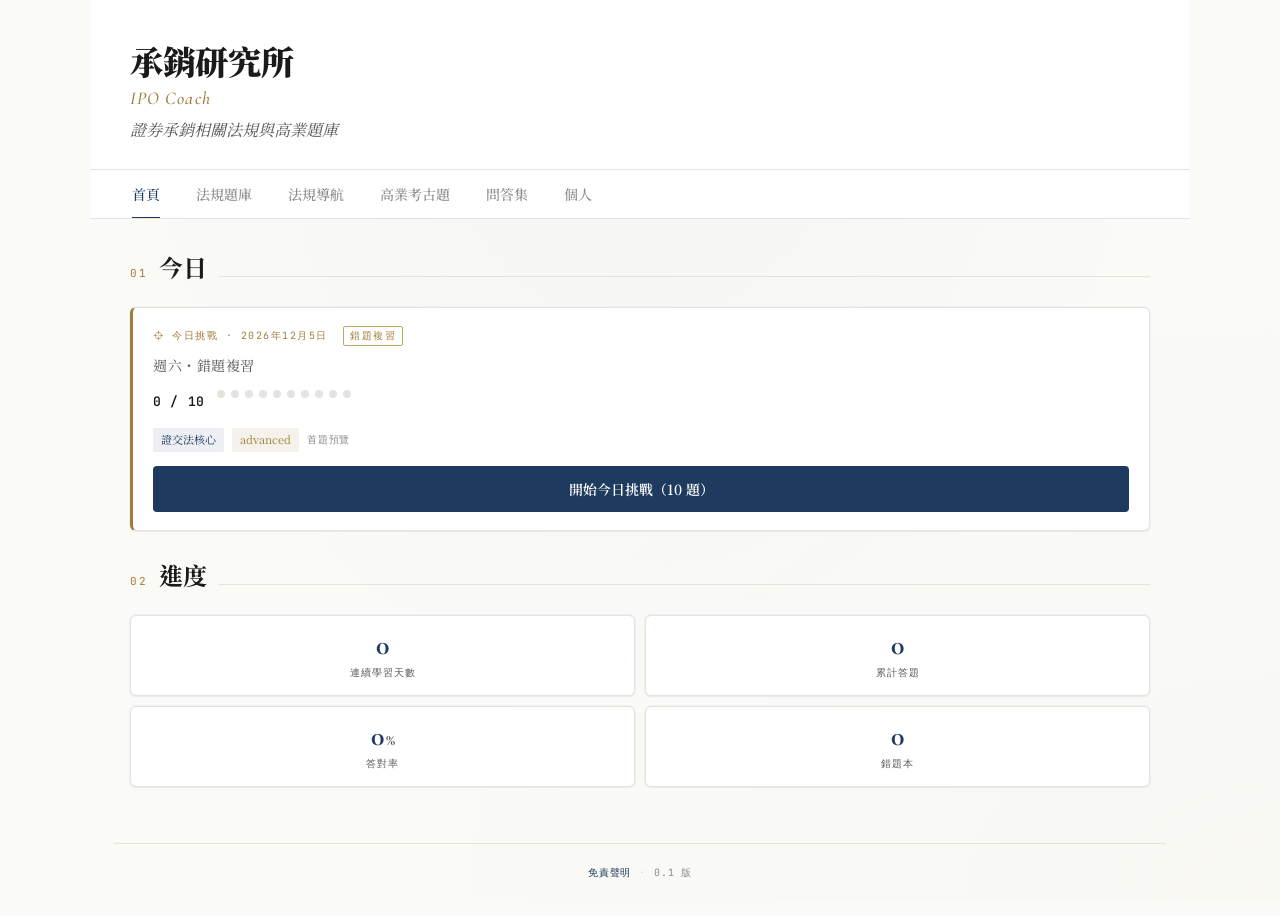
<file: index.html>
<!DOCTYPE html>
<html lang="zh-TW">
<head>
<meta charset="UTF-8">
<meta name="viewport" content="width=device-width, initial-scale=1.0">
<title>承銷研究所 · IPO Coach</title>
<meta name="description" content="承銷研究所（IPO Coach）：證券承銷相關法規與高業題庫、問答集整合搜尋、法規導航。">
<meta name="theme-color" content="#1e3a5f">
<link rel="manifest" href="manifest.json">
<link rel="icon" type="image/svg+xml" href="assets/icon.svg">
<link rel="apple-touch-icon" href="assets/icon.svg">
<link rel="preconnect" href="https://fonts.googleapis.com">
<link rel="preconnect" href="https://fonts.gstatic.com" crossorigin>
<link href="https://fonts.googleapis.com/css2?family=Noto+Serif+TC:wght@400;500;700;900&family=JetBrains+Mono:wght@400;600&family=Cormorant+Garamond:wght@400;500;700&display=swap" rel="stylesheet">
<link rel="stylesheet" href="assets/style.css?v=20260505b">
</head>
<body>

<div class="app">

  <header>
    <h1 class="title">承銷研究所</h1>
    <div class="brand-wordmark">IPO Coach</div>
    <div class="subtitle">證券承銷相關法規與高業題庫</div>
  </header>

  <nav class="tabs" id="topTabs">
    <button class="tab active" data-page="home">首頁</button>
    <button class="tab" data-page="quiz">法規題庫</button>
    <button class="tab" data-page="laws">法規導航</button>
    <button class="tab" data-page="exam">高業考古題</button>
    <button class="tab" data-page="qa">問答集</button>
    <button class="tab" data-page="profile">個人</button>
  </nav>

  <!-- ===== Home（今日挑戰 + 進度 + 入口）===== -->
  <main class="page active" id="page-home">
    <div class="section-head">
      <span class="section-num">01</span>
      <span class="section-title">今日</span>
      <span class="section-line"></span>
    </div>

    <div id="dailyChallenge">
      <div class="loading"><div class="spinner"></div><div>準備今日挑戰⋯</div></div>
    </div>

    <div class="section-head" style="margin-top: 28px;">
      <span class="section-num">02</span>
      <span class="section-title">進度</span>
      <span class="section-line"></span>
    </div>
    <div id="progressArea"></div>

  </main>

  <!-- ===== Quiz（法規題庫：200 題單一池）===== -->
  <main class="page" id="page-quiz">
    <div class="section-head">
      <span class="section-num">題</span>
      <span class="section-title">法規題庫</span>
      <span class="section-line"></span>
    </div>
    <div id="quizArea">
      <div class="loading"><div class="spinner"></div><div>載入法規題庫中⋯</div></div>
    </div>
  </main>

  <!-- ===== 高業考古題（證券商高級業務員歷屆試題）===== -->
  <main class="page" id="page-exam">
    <div class="section-head">
      <span class="section-num">考</span>
      <span class="section-title">高業考古題</span>
      <span class="section-line"></span>
    </div>

    <div class="sync-banner" id="examSyncBanner">
      <div class="label">⌖ 證券商高級業務員 歷屆試題</div>
      <div class="info" id="examSyncInfo">載入中⋯</div>
    </div>

    <div id="examArea">
      <div class="loading"><div class="spinner"></div><div>載入高業考古題中⋯</div></div>
    </div>
  </main>

  <main class="page" id="page-qa">
    <div class="section-head">
      <span class="section-num">問</span>
      <span class="section-title">問答集</span>
      <span class="section-line"></span>
    </div>

    <div class="sync-banner" id="qaSyncBanner">
      <div class="label">⌖ 證期局問答集索引</div>
      <div class="info" id="qaSyncInfo">載入中⋯</div>
    </div>

    <input type="text" class="search-box" id="qaSearchInput"
           placeholder="跨類關鍵字搜尋（如「庫藏股」、「私募」）⋯"
           autocomplete="off" autocapitalize="off" autocorrect="off" spellcheck="false">

    <div class="stats-line" id="qaStatsLine"></div>

    <div id="qaArea">
      <div class="loading">
        <div class="spinner"></div>
        <div>載入問答集中⋯</div>
      </div>
    </div>
  </main>

  <!-- ===== 法規導航 ===== -->
  <main class="page" id="page-laws">
    <div class="section-head">
      <span class="section-num">規</span>
      <span class="section-title">法規導航</span>
      <span class="section-line"></span>
    </div>

    <div class="sync-banner" id="syncBanner">
      <div class="label">⌖ 法規導航索引</div>
      <div class="info" id="syncInfo">載入中⋯</div>
    </div>

    <input type="text" class="search-box" id="searchInput"
           placeholder='輸入法規名稱、縮寫，或「證交法 22」格式智慧查詢⋯'
           autocomplete="off" autocapitalize="off" autocorrect="off" spellcheck="false">

    <div id="smartHit"></div>

    <div class="chips" id="lawChips"></div>

    <div class="stats-line" id="statsLine"></div>

    <div id="lookupArea">
      <div class="loading">
        <div class="spinner"></div>
        <div>載入法規資料中⋯</div>
      </div>
    </div>
  </main>

  <!-- ===== 個人儀表板（PRD §9.5）===== -->
  <main class="page" id="page-profile">
    <div class="section-head">
      <span class="section-num">P</span>
      <span class="section-title">個人</span>
      <span class="section-line"></span>
    </div>
    <div class="profile-eyebrow">Personal Profile</div>

    <!-- 區塊一：連續精進天數 -->
    <section class="profile-block streak-block" id="streakBlock"></section>

    <!-- 區塊二：熟練度雷達圖 -->
    <section class="profile-block mastery-block">
      <div class="profile-block-title">熟練度分析 <span class="profile-block-sub">Proficiency</span></div>
      <div id="masteryArea"></div>
    </section>

    <!-- 區塊三：成就徽章 -->
    <section class="profile-block badges-block">
      <div class="profile-block-title">徽章 <span class="profile-block-sub">Insignia</span></div>
      <div id="badgesArea"></div>
    </section>
  </main>

  <footer class="site-footer">
    <button class="footer-link" id="openDisclaimer" type="button">免責聲明</button>
    <span class="footer-sep">·</span>
    <span class="footer-version" id="footerVersion">v0.1</span>
  </footer>

  <nav class="bottom-nav">
    <button class="nav-btn active" data-page="home">
      <span class="nav-icon">⌂</span><span>首頁</span>
    </button>
    <button class="nav-btn" data-page="quiz">
      <span class="nav-icon">題</span><span>題庫</span>
    </button>
    <button class="nav-btn" data-page="laws">
      <span class="nav-icon">法</span><span>法規</span>
    </button>
    <button class="nav-btn" data-page="exam">
      <span class="nav-icon">考</span><span>考古題</span>
    </button>
    <button class="nav-btn" data-page="qa">
      <span class="nav-icon">問</span><span>問答</span>
    </button>
    <button class="nav-btn" data-page="profile">
      <span class="nav-icon">P</span><span>個人</span>
    </button>
  </nav>

  <!-- 徽章解鎖通知條（PRD §9.5.2 區塊三：不彈窗，僅小通知） -->
  <div class="badge-toast" id="badgeToast" aria-live="polite" hidden></div>

  <!-- ===== 免責聲明 modal ===== -->
  <div class="modal" id="disclaimerModal" aria-hidden="true">
    <div class="modal-inner" role="dialog" aria-labelledby="disclaimerTitle">
      <div class="modal-head">
        <h2 id="disclaimerTitle" class="modal-title">免責聲明</h2>
        <button class="modal-close" id="closeDisclaimer" aria-label="關閉">×</button>
      </div>
      <div class="modal-body">
        <p>本工具為非官方學習輔助工具，內容彙整自下列公開資料源：</p>
        <ul>
          <li>法務部全國法規資料庫</li>
          <li>金融監督管理委員會證券期貨局</li>
          <li>中華民國證券商業同業公會</li>
          <li>臺灣證券交易所、證券櫃檯買賣中心</li>
          <li>證券暨期貨市場發展基金會（selaw）</li>
        </ul>
        <p>法令引用以主管機關正式公告為準。本工具不對其資訊之即時性、準確性、完整性負法律責任。實務應用請洽合格法律或會計師。</p>
      </div>
    </div>
  </div>

</div>

<script src="assets/app.js?v=20260505b" defer></script>

<!--
  Cloudflare Web Analytics（PRD §16 / docs/monitoring.md）
  ------------------------------------------------------
  上線後請依下列步驟啟用：
    1. dash.cloudflare.com → Web Analytics → Add a site → 輸入網址
    2. 取得 token，把下方 REPLACE_WITH_YOUR_TOKEN 換成實際值
    3. 反註解整個 <script> 標籤
  注意：不要使用 Google Analytics（PRD §13.3）。
-->
<!--
<script defer src='https://static.cloudflareinsights.com/beacon.min.js'
        data-cf-beacon='{"token": "REPLACE_WITH_YOUR_TOKEN"}'></script>
-->
</body>
</html>
</file>
<file: assets/style.css>
:root {
  /* === Light theme: 現代金融專業白 === */
  --bg: #fafaf7;
  --bg-soft: #f4f2ec;
  --bg-card: #ffffff;
  --line: #e5e3dd;
  --line-strong: #d4d1c8;
  --ink: #1a1a1a;
  --ink-soft: #5a5a5a;
  --ink-dim: #8a8a8a;
  --primary: #1e3a5f;
  --primary-soft: #3b5a82;
  --gold: #a07d3a;
  --gold-soft: #c5a565;
  --crimson: #a73a3a;
  --jade: #2d7a4f;
  --shadow-sm: 0 1px 2px rgba(30, 58, 95, 0.04), 0 0 0 1px rgba(30, 58, 95, 0.04);
  --shadow-md: 0 4px 12px rgba(30, 58, 95, 0.06), 0 0 0 1px rgba(30, 58, 95, 0.04);
  --serif: "Noto Serif TC", "Cormorant Garamond", serif;
  --display: "Cormorant Garamond", "Noto Serif TC", serif;
  --mono: "JetBrains Mono", monospace;
}

* { box-sizing: border-box; margin: 0; padding: 0; -webkit-tap-highlight-color: transparent; }

html, body {
  background: var(--bg);
  color: var(--ink);
  font-family: var(--serif);
  font-size: 16px;
  line-height: 1.6;
  overflow-x: hidden;
  min-height: 100vh;
}

body {
  background-image:
    radial-gradient(ellipse at top, rgba(30, 58, 95, 0.025) 0%, transparent 60%),
    radial-gradient(ellipse at bottom right, rgba(160, 125, 58, 0.02) 0%, transparent 50%);
  background-attachment: fixed;
}

.app {
  max-width: 480px;
  margin: 0 auto;
  min-height: 100vh;
  position: relative;
  z-index: 2;
  padding-bottom: 110px;
}

/* ===== Header ===== */
header {
  padding: 28px 24px 20px;
  border-bottom: 1px solid var(--line);
  background: var(--bg-card);
}

h1.title {
  font-family: var(--serif);
  font-size: 30px;
  font-weight: 900;
  line-height: 1.15;
  letter-spacing: -0.01em;
  margin-top: 6px;
}

h1.title .accent {
  color: var(--primary);
  font-style: italic;
  font-family: var(--display);
  font-weight: 500;
}

.brand-wordmark {
  font-family: var(--display);
  font-style: italic;
  color: var(--gold);
  font-size: 18px;
  font-weight: 500;
  letter-spacing: 0.06em;
  margin-top: 4px;
}

.subtitle {
  font-family: var(--display);
  font-style: italic;
  color: var(--ink-soft);
  font-size: 16px;
  margin-top: 6px;
}

/* ===== Tab nav ===== */
nav.tabs {
  display: flex;
  overflow-x: auto;
  border-bottom: 1px solid var(--line);
  scrollbar-width: none;
  background: var(--bg-card);
  position: sticky;
  top: 0;
  z-index: 50;
}

nav.tabs::-webkit-scrollbar { display: none; }

.tab {
  flex: 0 0 auto;
  padding: 14px 18px;
  font-family: var(--serif);
  font-size: 14px;
  font-weight: 500;
  color: var(--ink-dim);
  border: none;
  background: transparent;
  cursor: pointer;
  position: relative;
  white-space: nowrap;
  transition: color 0.2s;
}

.tab.active { color: var(--primary); }

.tab.active::after {
  content: "";
  position: absolute;
  bottom: -1px;
  left: 18px;
  right: 18px;
  height: 2px;
  background: var(--primary);
}

.page { display: none; padding: 24px; }
.page.active { display: block; animation: fade 0.3s ease; }

@keyframes fade {
  from { opacity: 0; transform: translateY(6px); }
  to { opacity: 1; transform: translateY(0); }
}

.section-head {
  display: flex;
  align-items: baseline;
  gap: 12px;
  margin-bottom: 18px;
}

.section-num {
  font-family: var(--mono);
  font-size: 11px;
  color: var(--gold);
  letter-spacing: 0.15em;
}

.section-title {
  font-family: var(--display);
  font-size: 24px;
  font-weight: 700;
  color: var(--ink);
}

.section-line {
  flex: 1;
  height: 1px;
  background: var(--line);
}

/* ===== Sync / index status banner ===== */
.sync-banner {
  background: var(--bg-card);
  border: 1px solid var(--line);
  border-left: 3px solid var(--jade);
  border-radius: 6px;
  padding: 14px 18px;
  margin-bottom: 20px;
  font-size: 12px;
  line-height: 1.6;
  box-shadow: var(--shadow-sm);
}

.sync-banner .label {
  font-family: var(--mono);
  font-size: 10px;
  color: var(--jade);
  letter-spacing: 0.2em;
  text-transform: uppercase;
  margin-bottom: 6px;
}

.sync-banner .info { color: var(--ink-soft); font-size: 13px; }

.sync-banner .info strong {
  color: var(--ink);
  font-family: var(--mono);
  font-weight: 600;
}

/* ===== Search ===== */
.search-box {
  width: 100%;
  background: var(--bg-card);
  border: 1px solid var(--line);
  color: var(--ink);
  padding: 14px 16px;
  font-family: var(--serif);
  font-size: 15px;
  border-radius: 6px;
  margin-bottom: 14px;
  box-shadow: var(--shadow-sm);
  transition: all 0.15s;
}

.search-box:focus {
  outline: none;
  border-color: var(--primary);
  box-shadow: 0 0 0 3px rgba(30, 58, 95, 0.08);
}

/* ===== Smart-hit banner（解析「法規 條號」格式時顯示） ===== */
.smart-hit {
  background: var(--bg-card);
  border: 1px solid var(--primary);
  border-radius: 6px;
  padding: 14px 16px;
  margin-bottom: 16px;
  box-shadow: var(--shadow-md);
  display: flex;
  flex-direction: column;
  gap: 8px;
}

.smart-hit .label {
  font-family: var(--mono);
  font-size: 10px;
  color: var(--primary);
  letter-spacing: 0.2em;
  text-transform: uppercase;
}

.smart-hit .target {
  font-family: var(--serif);
  font-size: 16px;
  font-weight: 700;
  color: var(--ink);
}

.smart-hit .target .article {
  color: var(--primary);
  font-family: var(--display);
  font-weight: 700;
}

.smart-hit .target .topic {
  font-family: var(--serif);
  font-weight: 400;
  font-size: 13px;
  color: var(--ink-soft);
  margin-left: 6px;
}

.smart-hit-action {
  display: inline-flex;
  align-items: center;
  justify-content: center;
  background: var(--primary);
  color: #fff;
  padding: 10px 14px;
  border-radius: 4px;
  font-family: var(--serif);
  font-size: 13px;
  font-weight: 600;
  text-decoration: none;
  transition: background 0.15s;
}

.smart-hit-action:hover { background: var(--primary-soft); }
.smart-hit-action:active { transform: scale(0.99); }

.smart-hit .note {
  font-family: var(--mono);
  font-size: 10px;
  color: var(--ink-dim);
  letter-spacing: 0.05em;
}

/* ===== Filter chips ===== */
.chips {
  display: flex;
  gap: 6px;
  overflow-x: auto;
  padding-bottom: 4px;
  margin-bottom: 18px;
  scrollbar-width: none;
}

.chips::-webkit-scrollbar { display: none; }

.chip {
  flex: 0 0 auto;
  padding: 7px 12px;
  background: transparent;
  border: 1px solid var(--line);
  color: var(--ink-soft);
  border-radius: 3px;
  font-family: var(--serif);
  font-size: 12px;
  cursor: pointer;
  white-space: nowrap;
  transition: all 0.15s;
}

.chip.active {
  background: var(--cat-color, var(--primary));
  border-color: var(--cat-color, var(--primary));
  color: #fff;
  font-weight: 600;
}

/* ===== Law cards ===== */
.law-list {
  display: flex;
  flex-direction: column;
  gap: 10px;
}

.law-item {
  background: var(--bg-card);
  border: 1px solid var(--line);
  border-left: 3px solid var(--cat-color, var(--primary));
  padding: 16px;
  border-radius: 6px;
  transition: all 0.2s;
  box-shadow: var(--shadow-sm);
}

.law-item:hover { box-shadow: var(--shadow-md); border-color: var(--line-strong); border-left-color: var(--cat-color, var(--primary)); }

.law-item-head {
  display: flex;
  justify-content: space-between;
  align-items: baseline;
  gap: 10px;
  margin-bottom: 8px;
}

.law-cat-tag {
  display: inline-block;
  font-family: var(--mono);
  font-size: 9px;
  font-weight: 600;
  color: #fff;
  background: var(--cat-color, var(--primary));
  padding: 3px 7px;
  border-radius: 2px;
  letter-spacing: 0.1em;
}

.law-id {
  font-family: var(--mono);
  font-size: 10px;
  color: var(--ink-dim);
  letter-spacing: 0.08em;
}

.law-name {
  font-family: var(--serif);
  font-size: 16px;
  font-weight: 700;
  color: var(--ink);
  line-height: 1.45;
  margin-bottom: 6px;
}

.law-meta {
  display: flex;
  flex-wrap: wrap;
  gap: 6px;
  margin-bottom: 12px;
  font-size: 12px;
}

.law-abbr {
  font-family: var(--serif);
  color: var(--ink-soft);
}

.law-abbr::before {
  content: "縮寫 ";
  font-family: var(--mono);
  font-size: 10px;
  color: var(--ink-dim);
  letter-spacing: 0.1em;
}

.law-authority {
  font-family: var(--mono);
  font-size: 10px;
  color: var(--gold);
  background: rgba(160, 125, 58, 0.08);
  padding: 2px 7px;
  border-radius: 2px;
  letter-spacing: 0.05em;
  align-self: center;
}

.law-articles {
  display: flex;
  flex-wrap: wrap;
  gap: 6px;
  align-items: center;
  margin-bottom: 12px;
  padding-top: 10px;
  border-top: 1px dashed var(--line);
}

.article-chip-label {
  font-family: var(--mono);
  font-size: 10px;
  color: var(--ink-dim);
  letter-spacing: 0.1em;
  margin-right: 2px;
}

.article-chip {
  display: inline-flex;
  align-items: center;
  font-family: var(--serif);
  font-size: 12px;
  color: var(--primary);
  background: rgba(30, 58, 95, 0.06);
  padding: 4px 9px;
  border-radius: 3px;
  text-decoration: none;
  transition: background 0.15s;
}

.article-chip:hover { background: rgba(30, 58, 95, 0.12); }
.article-chip[aria-disabled="true"] { color: var(--ink-dim); cursor: not-allowed; }

.article-chip .topic {
  color: var(--ink-soft);
  font-size: 11px;
  margin-left: 4px;
}

.btn-view-full {
  display: inline-flex;
  align-items: center;
  justify-content: center;
  width: 100%;
  padding: 10px;
  background: transparent;
  color: var(--primary);
  border: 1px solid var(--primary);
  font-family: var(--serif);
  font-size: 13px;
  font-weight: 600;
  border-radius: 3px;
  text-decoration: none;
  text-align: center;
  transition: background 0.15s;
}

.btn-view-full:hover { background: rgba(30, 58, 95, 0.04); }
.btn-view-full:active { transform: scale(0.99); }

/* ===== Empty / Loading ===== */
.empty, .loading {
  text-align: center;
  padding: 50px 20px;
  color: var(--ink-dim);
}

.empty-mark {
  font-family: var(--display);
  font-size: 48px;
  color: var(--line);
  margin-bottom: 12px;
  font-style: italic;
}

.empty-text { font-size: 13px; line-height: 1.7; }

.spinner {
  width: 28px;
  height: 28px;
  border: 2px solid var(--line);
  border-top-color: var(--primary);
  border-radius: 50%;
  animation: spin 0.8s linear infinite;
  margin: 0 auto 16px;
}

@keyframes spin { to { transform: rotate(360deg); } }

/* ===== Footer ===== */
.site-footer {
  margin: 24px 24px 0;
  padding-top: 18px;
  border-top: 1px solid var(--line);
  display: flex;
  align-items: center;
  justify-content: center;
  gap: 8px;
  font-family: var(--mono);
  font-size: 10px;
  color: var(--ink-dim);
  letter-spacing: 0.08em;
}

.footer-link {
  background: none;
  border: none;
  color: var(--primary);
  font-family: var(--mono);
  font-size: 10px;
  letter-spacing: 0.08em;
  cursor: pointer;
  padding: 4px 0;
}

.footer-link:hover { text-decoration: underline; }
.footer-sep { color: var(--line-strong); }

/* ===== Bottom nav ===== */
.bottom-nav {
  position: fixed;
  bottom: 0;
  left: 50%;
  transform: translateX(-50%);
  width: 100%;
  max-width: 480px;
  background: var(--bg-card);
  border-top: 1px solid var(--line);
  box-shadow: 0 -2px 12px rgba(30, 58, 95, 0.05);
  display: grid;
  grid-template-columns: repeat(6, 1fr);
  z-index: 100;
  padding-bottom: env(safe-area-inset-bottom);
}

.nav-btn {
  background: none;
  border: none;
  color: var(--ink-dim);
  padding: 12px 2px 14px;
  cursor: pointer;
  font-family: var(--serif);
  font-size: 10.5px;
  transition: color 0.2s;
  display: flex;
  flex-direction: column;
  align-items: center;
  gap: 4px;
}

.nav-btn.active { color: var(--primary); }

.nav-icon {
  font-family: var(--display);
  font-size: 18px;
  font-weight: 700;
  line-height: 1;
}

/* ===== Highlight mark for search ===== */
mark {
  background: rgba(160, 125, 58, 0.18);
  color: var(--gold);
  padding: 1px 3px;
  border-radius: 2px;
  font-weight: 600;
}

/* ===== Stats line ===== */
.stats-line {
  font-family: var(--mono);
  font-size: 10px;
  color: var(--ink-dim);
  letter-spacing: 0.1em;
  margin-bottom: 14px;
}

/* ===== Q&A page ===== */
.back-link {
  display: inline-flex;
  align-items: center;
  gap: 6px;
  background: none;
  border: none;
  color: var(--primary);
  font-family: var(--display);
  font-size: 13px;
  cursor: pointer;
  padding: 6px 0 14px;
}

.back-link:hover { text-decoration: underline; }

.qa-cat-list {
  display: grid;
  grid-template-columns: repeat(auto-fill, minmax(140px, 1fr));
  gap: 10px;
}

.qa-cat-card {
  background: var(--bg-card);
  border: 1px solid var(--line);
  border-left: 3px solid var(--gold);
  border-radius: 6px;
  padding: 12px 14px;
  cursor: pointer;
  text-align: left;
  font-family: var(--serif);
  transition: all 0.15s;
  box-shadow: var(--shadow-sm);
}

.qa-cat-card:hover { box-shadow: var(--shadow-md); border-color: var(--line-strong); }
.qa-cat-card:active { transform: scale(0.99); }

.qa-cat-head {
  display: flex;
  justify-content: space-between;
  align-items: baseline;
  margin-bottom: 6px;
}

.qa-cat-id {
  font-family: var(--mono);
  font-size: 9px;
  color: var(--ink-dim);
  letter-spacing: 0.08em;
}

.qa-cat-count {
  font-family: var(--mono);
  font-size: 10px;
  color: var(--gold);
  font-weight: 600;
  background: rgba(160, 125, 58, 0.1);
  padding: 2px 7px;
  border-radius: 2px;
}

.qa-cat-name {
  font-size: 14px;
  line-height: 1.45;
  color: var(--ink);
  font-weight: 600;
}

.qa-cat-title {
  font-family: var(--display);
  font-size: 18px;
  font-weight: 700;
  color: var(--ink);
  margin-bottom: 14px;
  padding-bottom: 10px;
  border-bottom: 1px solid var(--line);
}

.qa-doc-list {
  display: flex;
  flex-direction: column;
  gap: 8px;
}

.qa-doc-item {
  background: var(--bg-card);
  border: 1px solid var(--line);
  border-radius: 6px;
  padding: 12px 14px;
  cursor: pointer;
  text-align: left;
  font-family: var(--serif);
  transition: all 0.15s;
  box-shadow: var(--shadow-sm);
}

.qa-doc-item:hover { box-shadow: var(--shadow-md); border-color: var(--line-strong); }

.qa-doc-title {
  font-size: 14px;
  font-weight: 600;
  color: var(--ink);
  line-height: 1.5;
  margin-bottom: 6px;
}

.qa-doc-meta {
  display: flex;
  gap: 10px;
  font-family: var(--mono);
  font-size: 10px;
  color: var(--ink-dim);
  letter-spacing: 0.05em;
}

.qa-doc-date::before { content: "📅 "; }
.qa-doc-pages::before { content: "▤ "; }

/* Q&A detail */
.qa-detail {
  background: var(--bg-card);
  border: 1px solid var(--line);
  border-radius: 6px;
  padding: 18px 20px;
  box-shadow: var(--shadow-sm);
}

.qa-detail-source {
  font-family: var(--mono);
  font-size: 10px;
  color: var(--gold);
  letter-spacing: 0.15em;
  text-transform: uppercase;
  margin-bottom: 6px;
}

.qa-detail-title {
  font-family: var(--serif);
  font-size: 18px;
  font-weight: 700;
  color: var(--ink);
  line-height: 1.5;
  margin-bottom: 10px;
}

.qa-detail-meta {
  display: flex;
  gap: 14px;
  font-family: var(--mono);
  font-size: 11px;
  color: var(--ink-soft);
  margin-bottom: 16px;
  padding-bottom: 14px;
  border-bottom: 1px dashed var(--line);
}

.qa-detail-meta strong {
  color: var(--ink);
  font-family: var(--mono);
}

/* 嚴格保留 PDF 原文格式：pre-wrap、不修改 */
.qa-raw-text {
  background: var(--bg-soft);
  border-left: 3px solid var(--primary);
  padding: 16px 18px;
  border-radius: 0 4px 4px 0;
  font-family: var(--serif);
  font-size: 14px;
  line-height: 1.85;
  color: var(--ink);
  white-space: pre-wrap;
  word-wrap: break-word;
  overflow-wrap: break-word;
  margin-bottom: 14px;
  max-height: 60vh;
  overflow-y: auto;
}

.btn-pdf-download {
  display: inline-flex;
  align-items: center;
  justify-content: center;
  width: 100%;
  padding: 12px;
  background: var(--primary);
  color: #fff;
  font-family: var(--serif);
  font-size: 13px;
  font-weight: 600;
  border-radius: 3px;
  text-decoration: none;
  text-align: center;
  transition: background 0.15s;
  margin-bottom: 14px;
}

.btn-pdf-download:hover { background: var(--primary-soft); }
.btn-pdf-download:active { transform: scale(0.99); }

/* Q&A error states (when fetch_qa.py 標 doc.error，例如 SFB 直連被擋) */
.qa-doc-item-error {
  opacity: 0.78;
}
.qa-doc-item-error:hover {
  opacity: 1;
}
.qa-doc-error-badge {
  font-family: var(--mono);
  font-size: 10px;
  letter-spacing: 0.05em;
  color: #b07005;
  background: rgba(245, 166, 35, 0.12);
  border: 1px solid rgba(245, 166, 35, 0.45);
  padding: 1px 6px;
  border-radius: 3px;
  white-space: nowrap;
}
.qa-doc-error {
  margin: 12px 0;
  padding: 14px 16px;
  border-left: 3px solid #f5a623;
  background: rgba(245, 166, 35, 0.06);
  border-radius: 0 4px 4px 0;
}
.qa-doc-error-title {
  font-family: var(--mono);
  font-size: 13px;
  font-weight: 600;
  color: #b07005;
  margin-bottom: 8px;
  letter-spacing: 0.03em;
}
.qa-doc-error-msg {
  font-size: 13px;
  line-height: 1.7;
  color: var(--ink);
  margin-bottom: 12px;
}
.qa-doc-error-msg code {
  font-family: var(--mono);
  font-size: 11px;
  background: var(--bg-soft, rgba(0,0,0,0.04));
  padding: 1px 5px;
  border-radius: 3px;
  color: var(--ink-dim);
}
.qa-doc-error .btn-pdf-download {
  margin-top: 4px;
}

.qa-detail-footer {
  font-family: var(--mono);
  font-size: 10px;
  color: var(--ink-dim);
  line-height: 1.7;
  letter-spacing: 0.05em;
  padding-top: 12px;
  border-top: 1px solid var(--line);
}

/* Q&A search hits */
.qa-hit-list {
  display: flex;
  flex-direction: column;
  gap: 10px;
}

.qa-hit-item {
  background: var(--bg-card);
  border: 1px solid var(--line);
  border-radius: 6px;
  padding: 14px 16px;
  cursor: pointer;
  text-align: left;
  font-family: var(--serif);
  transition: all 0.15s;
  box-shadow: var(--shadow-sm);
}

.qa-hit-item:hover { box-shadow: var(--shadow-md); border-color: var(--line-strong); }

.qa-hit-head {
  display: flex;
  justify-content: space-between;
  align-items: baseline;
  gap: 10px;
  margin-bottom: 6px;
}

.qa-hit-cat {
  font-family: var(--mono);
  font-size: 9px;
  color: var(--gold);
  letter-spacing: 0.12em;
  text-transform: uppercase;
}

.qa-hit-flag {
  font-family: var(--mono);
  font-size: 9px;
  color: var(--primary);
  background: rgba(30, 58, 95, 0.08);
  padding: 2px 6px;
  border-radius: 2px;
  letter-spacing: 0.05em;
}

.qa-hit-title {
  font-size: 14px;
  font-weight: 600;
  color: var(--ink);
  margin-bottom: 6px;
  line-height: 1.5;
}

.qa-hit-snippet {
  font-size: 12.5px;
  color: var(--ink-soft);
  line-height: 1.65;
  background: var(--bg-soft);
  padding: 8px 10px;
  border-radius: 3px;
  margin-bottom: 6px;
}

.qa-hit-date {
  font-family: var(--mono);
  font-size: 10px;
  color: var(--ink-dim);
  letter-spacing: 0.05em;
}

/* ===== Home: daily challenge + progress + quick entries ===== */
.daily-card {
  background: var(--bg-card);
  border: 1px solid var(--line);
  border-left: 3px solid var(--gold);
  border-radius: 6px;
  padding: 18px 20px;
  box-shadow: var(--shadow-sm);
}

.daily-label {
  font-family: var(--mono);
  font-size: 10px;
  color: var(--gold);
  letter-spacing: 0.15em;
  text-transform: uppercase;
  margin-bottom: 8px;
}

.daily-meta {
  display: flex;
  gap: 8px;
  margin-bottom: 12px;
}

.daily-question {
  font-size: 15px;
  line-height: 1.7;
  color: var(--ink);
  margin-bottom: 14px;
  font-weight: 500;
}

.progress-grid {
  display: grid;
  grid-template-columns: repeat(2, 1fr);
  gap: 10px;
}

.progress-card {
  background: var(--bg-card);
  border: 1px solid var(--line);
  border-radius: 6px;
  padding: 14px 16px;
  text-align: center;
  box-shadow: var(--shadow-sm);
}

.progress-num {
  font-family: var(--display);
  font-size: 28px;
  font-weight: 700;
  color: var(--primary);
  line-height: 1.1;
}

.progress-unit {
  font-family: var(--display);
  font-size: 16px;
  color: var(--ink-soft);
  margin-left: 2px;
}

.progress-label {
  font-family: var(--mono);
  font-size: 10px;
  color: var(--ink-soft);
  letter-spacing: 0.1em;
  margin-top: 4px;
}

.progress-cat-block { margin-top: 16px; }

.progress-cat-list {
  list-style: none;
  background: var(--bg-card);
  border: 1px solid var(--line);
  border-radius: 6px;
  padding: 4px 0;
  box-shadow: var(--shadow-sm);
}

.progress-cat-list li {
  display: flex;
  justify-content: space-between;
  align-items: center;
  padding: 10px 16px;
  border-bottom: 1px solid var(--line);
  font-size: 13px;
}

.progress-cat-list li:last-child { border-bottom: none; }

.progress-cat-list .cat-name { color: var(--ink); }

.progress-cat-list .cat-stat {
  font-family: var(--mono);
  font-size: 11px;
  color: var(--ink-soft);
}

/* ===== Quiz / Scenario shared UI ===== */
.quiz-section-label {
  font-family: var(--mono);
  font-size: 10px;
  color: var(--ink-soft);
  letter-spacing: 0.15em;
  text-transform: uppercase;
  margin: 14px 0 8px;
}

.quiz-pool-info {
  font-family: var(--mono);
  font-size: 10px;
  color: var(--ink-dim);
  letter-spacing: 0.1em;
  margin-top: 18px;
}

.btn-primary {
  display: block;
  width: 100%;
  padding: 13px;
  margin-top: 16px;
  background: var(--primary);
  color: #fff;
  border: none;
  border-radius: 4px;
  font-family: var(--serif);
  font-size: 14px;
  font-weight: 600;
  cursor: pointer;
  transition: background 0.15s;
}

.btn-primary:hover { background: var(--primary-soft); }
.btn-primary:active { transform: scale(0.99); }

.btn-secondary {
  display: block;
  width: 100%;
  padding: 12px;
  margin-top: 8px;
  background: transparent;
  color: var(--primary);
  border: 1px solid var(--primary);
  border-radius: 4px;
  font-family: var(--serif);
  font-size: 13px;
  cursor: pointer;
  transition: background 0.15s;
}

.btn-secondary:hover { background: rgba(30, 58, 95, 0.04); }
.btn-secondary.disabled { color: var(--ink-dim); border-color: var(--line); cursor: not-allowed; }

/* Quiz play */
.quiz-progress-dots {
  display: flex;
  gap: 6px;
  margin-bottom: 16px;
  justify-content: center;
}

.quiz-progress-dots .dot {
  width: 8px;
  height: 8px;
  border-radius: 50%;
  background: var(--line);
}

.quiz-progress-dots .dot.current { background: var(--primary); transform: scale(1.4); }
.quiz-progress-dots .dot.correct { background: var(--jade); }
.quiz-progress-dots .dot.wrong { background: var(--crimson); }

.quiz-meta {
  display: flex;
  gap: 8px;
  margin-bottom: 12px;
  font-family: var(--mono);
  font-size: 10px;
  letter-spacing: 0.08em;
}

.quiz-meta-cat {
  background: rgba(30, 58, 95, 0.08);
  color: var(--primary);
  padding: 3px 8px;
  border-radius: 2px;
}

.quiz-meta-diff {
  background: rgba(160, 125, 58, 0.1);
  color: var(--gold);
  padding: 3px 8px;
  border-radius: 2px;
}

.quiz-meta-pos { margin-left: auto; color: var(--ink-dim); }

.quiz-question {
  font-size: 15.5px;
  line-height: 1.75;
  color: var(--ink);
  margin-bottom: 16px;
  padding-bottom: 14px;
  border-bottom: 1px dashed var(--line);
}

.quiz-options { display: flex; flex-direction: column; gap: 8px; }

.quiz-option {
  display: flex;
  align-items: flex-start;
  gap: 10px;
  width: 100%;
  text-align: left;
  background: var(--bg-card);
  border: 1px solid var(--line);
  border-radius: 4px;
  padding: 12px 14px;
  cursor: pointer;
  font-family: var(--serif);
  font-size: 14px;
  line-height: 1.6;
  transition: all 0.15s;
  box-shadow: var(--shadow-sm);
}

.quiz-option:hover:not(:disabled) { border-color: var(--primary); }
.quiz-option:disabled { cursor: default; }
.quiz-option.selected { border-color: var(--primary); background: rgba(30, 58, 95, 0.04); }
.quiz-option.correct { border-color: var(--jade); background: rgba(45, 122, 79, 0.08); }
.quiz-option.wrong { border-color: var(--crimson); background: rgba(167, 58, 58, 0.06); }

.opt-letter {
  font-family: var(--display);
  font-size: 14px;
  font-weight: 700;
  color: var(--ink-soft);
  flex: 0 0 auto;
}

.quiz-option.correct .opt-letter { color: var(--jade); }
.quiz-option.wrong .opt-letter { color: var(--crimson); }

.opt-text { flex: 1; color: var(--ink); }

.opt-mark {
  font-family: var(--display);
  font-size: 16px;
  font-weight: 700;
  flex: 0 0 auto;
}

.quiz-option.correct .opt-mark { color: var(--jade); }
.quiz-option.wrong .opt-mark { color: var(--crimson); }

.quiz-feedback {
  margin-top: 18px;
  padding: 16px;
  background: var(--bg-soft);
  border-radius: 4px;
  border-left: 3px solid var(--primary);
}

.feedback-label {
  font-family: var(--display);
  font-size: 16px;
  font-weight: 700;
  margin-bottom: 8px;
}

.feedback-label.correct { color: var(--jade); }
.feedback-label.wrong { color: var(--crimson); }

.feedback-explanation {
  font-size: 14px;
  line-height: 1.85;
  color: var(--ink);
  margin-bottom: 10px;
}

.feedback-source {
  font-size: 12px;
  color: var(--ink-soft);
  padding-top: 10px;
  border-top: 1px dashed var(--line-strong);
  margin-bottom: 12px;
}

.feedback-source a {
  color: var(--primary);
  text-decoration: none;
  font-weight: 600;
}

.feedback-source a:hover { text-decoration: underline; }

/* Quiz result */
.quiz-result {
  background: var(--bg-card);
  border: 1px solid var(--line);
  border-radius: 6px;
  padding: 22px 20px;
  box-shadow: var(--shadow-sm);
}

.result-headline {
  display: flex;
  flex-direction: column;
  align-items: center;
  margin-bottom: 22px;
  padding-bottom: 18px;
  border-bottom: 1px solid var(--line);
}

.result-pct {
  font-family: var(--display);
  font-size: 56px;
  font-weight: 700;
  color: var(--primary);
  line-height: 1;
}

.result-fraction {
  font-family: var(--mono);
  font-size: 13px;
  color: var(--ink-soft);
  margin-top: 6px;
  letter-spacing: 0.1em;
}

.result-wrong-list {
  list-style: none;
  display: flex;
  flex-direction: column;
  gap: 10px;
  margin-bottom: 8px;
}

.result-wrong-list li {
  background: var(--bg-soft);
  border-left: 3px solid var(--crimson);
  padding: 10px 12px;
  border-radius: 0 4px 4px 0;
}

.result-wrong-cat {
  font-family: var(--mono);
  font-size: 9px;
  color: var(--ink-dim);
  letter-spacing: 0.1em;
  margin-bottom: 4px;
}

.result-wrong-q {
  font-size: 13px;
  line-height: 1.6;
  color: var(--ink);
  margin-bottom: 4px;
}

.result-wrong-correct {
  font-size: 12px;
  color: var(--jade);
  font-weight: 600;
}

.result-actions { margin-top: 14px; }

/* ===== Modal ===== */
.modal {
  position: fixed;
  inset: 0;
  background: rgba(26, 26, 26, 0.4);
  backdrop-filter: blur(4px);
  -webkit-backdrop-filter: blur(4px);
  z-index: 200;
  display: none;
  align-items: center;
  justify-content: center;
  padding: 20px;
}

.modal.show { display: flex; animation: fade 0.2s ease; }

.modal-inner {
  background: var(--bg-card);
  border-radius: 6px;
  max-width: 440px;
  width: 100%;
  max-height: 80vh;
  overflow-y: auto;
  box-shadow: 0 8px 32px rgba(0, 0, 0, 0.15);
}

.modal-head {
  display: flex;
  justify-content: space-between;
  align-items: center;
  padding: 16px 20px;
  border-bottom: 1px solid var(--line);
}

.modal-title {
  font-family: var(--serif);
  font-size: 16px;
  font-weight: 700;
  color: var(--ink);
}

.modal-close {
  background: none;
  border: none;
  font-size: 24px;
  color: var(--ink-soft);
  cursor: pointer;
  line-height: 1;
  padding: 0 4px;
}

.modal-body {
  padding: 18px 20px 22px;
  font-size: 13.5px;
  line-height: 1.85;
  color: var(--ink);
}

.modal-body p { margin-bottom: 10px; }
.modal-body ul { margin: 8px 0 12px 22px; color: var(--ink-soft); }
.modal-body li { margin-bottom: 4px; }

/* ===== Responsive: Tablet & Desktop ===== */
/* Mobile (<768px) keeps the original 480px-wide single-column layout. */

/* Tablet 768–1023 */
@media (min-width: 768px) {
  .app {
    max-width: 720px;
  }
  .bottom-nav {
    max-width: 720px;
  }
  .modal-inner {
    max-width: 600px;
  }
  .page {
    padding: 28px 32px;
  }
  header {
    padding: 32px 32px 22px;
  }
}

/* Desktop ≥1024 */
@media (min-width: 1024px) {
  .app {
    max-width: 1100px;
    padding-bottom: 32px; /* no bottom nav on desktop */
  }
  .bottom-nav {
    display: none;
  }
  .modal-inner {
    max-width: 720px;
  }
  .page {
    padding: 32px 40px;
  }
  header {
    padding: 36px 40px 24px;
  }
  nav.tabs {
    padding: 0 24px;
  }

  /* Q&A category cards: widen so we get 4–5 cols instead of ~7 */
  .qa-cat-list {
    grid-template-columns: repeat(auto-fill, minmax(200px, 1fr));
    gap: 12px;
  }

  /* Subtle font bump on desktop */
  body {
    font-size: 17px;
  }
  h1.title {
    font-size: clamp(30px, 2.6vw, 38px);
  }
  .law-name {
    font-size: 16px;
  }
}

/* ===== 考古題 ===== */
.exam-home {
  display: flex;
  flex-direction: column;
  gap: 14px;
}

.exam-stats {
  display: grid;
  grid-template-columns: repeat(4, 1fr);
  gap: 8px;
  padding: 12px;
  background: var(--bg-card);
  border: 1px solid var(--line);
  border-radius: 6px;
  margin-bottom: 4px;
}

.exam-stats-item {
  text-align: center;
  padding: 4px 0;
}

.exam-stats-num {
  font-family: var(--display);
  font-size: 22px;
  font-weight: 700;
  color: var(--primary);
  line-height: 1.1;
}

.exam-stats-label {
  font-size: 10.5px;
  color: var(--ink-dim);
  margin-top: 2px;
  letter-spacing: 0.05em;
}

.exam-paper-list {
  display: grid;
  grid-template-columns: repeat(2, 1fr);
  gap: 10px;
  margin-top: 10px;
}

.exam-paper-card {
  background: var(--bg-card);
  border: 1px solid var(--line);
  border-radius: 6px;
  padding: 14px 14px 12px;
  text-align: left;
  cursor: pointer;
  transition: border-color 0.15s, transform 0.15s;
  font-family: inherit;
}

.exam-paper-card:hover {
  border-color: var(--primary);
  transform: translateY(-1px);
}

.exam-paper-head {
  display: flex;
  align-items: baseline;
  gap: 8px;
  margin-bottom: 4px;
}

.exam-paper-year {
  font-family: var(--display);
  font-size: 18px;
  font-weight: 700;
  color: var(--primary);
}

.exam-paper-q {
  font-family: var(--mono);
  font-size: 11px;
  color: var(--ink-dim);
  background: var(--bg-soft);
  padding: 2px 6px;
  border-radius: 3px;
}

.exam-paper-subject {
  font-size: 14px;
  color: var(--ink);
  margin-bottom: 8px;
  font-weight: 500;
}

.exam-paper-meta {
  display: flex;
  justify-content: space-between;
  font-size: 11px;
  color: var(--ink-dim);
  font-family: var(--mono);
}

.exam-paper-stat { color: var(--gold); }

.exam-paper-detail-head {
  margin: 8px 0 12px;
}

.exam-paper-detail-title {
  font-family: var(--serif);
  font-size: 18px;
  color: var(--ink);
  margin-bottom: 4px;
}

.exam-paper-detail-meta {
  font-family: var(--mono);
  font-size: 11px;
  color: var(--ink-dim);
}

.exam-paper-actions {
  display: flex;
  flex-direction: column;
  gap: 8px;
  margin-top: 12px;
}

.exam-paper-actions a.btn-secondary {
  text-align: center;
  text-decoration: none;
  display: block;
}

.exam-browse-list {
  display: flex;
  flex-direction: column;
  gap: 14px;
  margin-top: 12px;
}

.exam-browse-item {
  background: var(--bg-card);
  border: 1px solid var(--line);
  border-left: 3px solid var(--primary);
  border-radius: 4px;
  padding: 14px 14px 12px;
}

.exam-browse-num {
  font-family: var(--mono);
  font-size: 11px;
  color: var(--gold);
  letter-spacing: 0.08em;
  margin-bottom: 6px;
}

.exam-browse-stem {
  font-size: 14px;
  line-height: 1.7;
  color: var(--ink);
  margin-bottom: 10px;
}

.exam-browse-opts {
  list-style: none;
  padding: 0;
  margin: 0 0 10px 0;
  display: flex;
  flex-direction: column;
  gap: 4px;
}

.exam-browse-opt {
  display: flex;
  gap: 8px;
  padding: 6px 10px;
  font-size: 13px;
  color: var(--ink-soft);
  border-radius: 3px;
}

.exam-browse-opt.correct {
  background: rgba(45, 122, 79, 0.08);
  color: var(--ink);
  border-left: 2px solid var(--jade);
}

.exam-browse-opt .opt-letter {
  font-family: var(--mono);
  font-weight: 700;
  width: 16px;
}

.exam-browse-ans {
  font-size: 12px;
  color: var(--ink-dim);
  border-top: 1px dashed var(--line);
  padding-top: 8px;
  font-family: var(--mono);
}

.exam-browse-ans strong { color: var(--jade); font-family: var(--serif); }

@media (min-width: 768px) {
  .exam-paper-list {
    grid-template-columns: repeat(3, 1fr);
  }
}

@media (min-width: 1024px) {
  .exam-paper-list {
    grid-template-columns: repeat(4, 1fr);
  }
}

/* ===== 題庫池摘要（quiz start 頁頂部行）===== */
.quiz-pool-summary {
  font-family: var(--mono);
  font-size: 11px;
  color: var(--ink-dim);
  margin-bottom: 14px;
  letter-spacing: 0.04em;
}

/* ===== 待審警示框（解析下方，提示未經人工驗證）===== */
.feedback-pending-note {
  margin: 8px 0 12px;
  padding: 8px 10px;
  background: rgba(160, 125, 58, 0.08);
  border-left: 2px solid var(--gold);
  font-size: 12px;
  color: var(--ink-soft);
  line-height: 1.6;
  border-radius: 2px;
}

/* ===== Daily challenge：10 題卡片（首頁）===== */
.daily-headline {
  font-family: var(--serif);
  font-size: 14px;
  color: var(--ink-soft);
  margin-bottom: 14px;
  letter-spacing: 0.04em;
}

.daily-progress-line {
  display: flex;
  align-items: center;
  gap: 12px;
  margin-bottom: 14px;
  flex-wrap: wrap;
}

.daily-progress-text {
  font-family: var(--mono);
  font-size: 13px;
  font-weight: 600;
  color: var(--ink);
  letter-spacing: 0.05em;
}

.daily-preview {
  display: flex;
  align-items: center;
  gap: 8px;
  margin-bottom: 14px;
  font-size: 11px;
  flex-wrap: wrap;
}

.daily-preview-hint {
  font-family: var(--mono);
  font-size: 10px;
  color: var(--ink-dim);
  letter-spacing: 0.08em;
}

.daily-cta {
  width: 100%;
  margin-top: 4px;
}

/* ===== Daily 完成卡片 ===== */
.daily-card-done {
  border-left-color: var(--jade);
}

.daily-done-mark {
  color: var(--jade);
  font-weight: 700;
}

.daily-done-score {
  display: flex;
  align-items: baseline;
  gap: 12px;
  margin: 8px 0 12px;
}

.daily-done-pct {
  font-family: var(--display);
  font-size: 36px;
  font-weight: 700;
  color: var(--jade);
  line-height: 1;
}

.daily-done-frac {
  font-family: var(--mono);
  font-size: 14px;
  color: var(--ink-soft);
}

.daily-tomorrow {
  margin-top: 14px;
  text-align: center;
  font-family: var(--serif);
  font-size: 13px;
  color: var(--ink-soft);
  letter-spacing: 0.1em;
  padding-top: 12px;
  border-top: 1px dashed var(--line);
}

/* ===== Daily 在 quiz play / result 頁面的小裝飾 ===== */
.daily-play-head {
  font-family: var(--mono);
  font-size: 10px;
  color: var(--gold);
  letter-spacing: 0.15em;
  text-transform: uppercase;
  margin: 8px 0 12px;
  padding-bottom: 8px;
  border-bottom: 1px dashed var(--line);
}

.result-daily-badge {
  font-family: var(--mono);
  font-size: 10px;
  color: var(--jade);
  letter-spacing: 0.15em;
  text-transform: uppercase;
  margin-bottom: 14px;
  text-align: center;
}

.result-tomorrow {
  margin-top: 14px;
  text-align: center;
  font-family: var(--serif);
  font-size: 14px;
  color: var(--ink-soft);
  letter-spacing: 0.1em;
}

/* ============================================
   個人儀表板（PRD §9.5）
   設計紅線：無 emoji、無遊戲化字眼
   風格：律所 / 學位證書氣質，金色描邊 + 襯線體
   ============================================ */

.profile-eyebrow {
  font-family: var(--display);
  font-style: italic;
  color: var(--gold);
  letter-spacing: 0.18em;
  font-size: 12px;
  text-transform: uppercase;
  margin-top: -4px;
  margin-bottom: 18px;
  text-align: center;
}

.profile-block {
  background: var(--bg-card);
  border: 1px solid var(--line);
  border-radius: 6px;
  box-shadow: var(--shadow-sm);
  padding: 22px 20px;
  margin-bottom: 18px;
}

.profile-block-title {
  font-family: var(--serif);
  font-weight: 700;
  font-size: 16px;
  color: var(--ink);
  margin-bottom: 14px;
  display: flex;
  align-items: baseline;
  gap: 8px;
}

.profile-block-sub {
  font-family: var(--display);
  font-style: italic;
  color: var(--gold);
  font-size: 12px;
  letter-spacing: 0.12em;
  font-weight: 500;
}

/* ---- Streak 區塊 ---- */
.streak-block {
  text-align: center;
  padding: 28px 20px 22px;
}

.streak-hero {
  display: flex;
  align-items: baseline;
  justify-content: center;
  gap: 6px;
  font-family: var(--display);
  color: var(--primary);
}

.streak-num {
  font-size: 84px;
  font-weight: 500;
  line-height: 1;
  letter-spacing: -0.02em;
}

.streak-unit {
  font-family: var(--serif);
  font-size: 22px;
  color: var(--ink-soft);
  font-weight: 500;
}

.streak-caption {
  font-family: var(--serif);
  font-size: 14px;
  color: var(--ink-soft);
  letter-spacing: 0.4em;
  margin-top: 4px;
  padding-left: 0.4em;
}

.streak-meta {
  margin-top: 18px;
  font-family: var(--mono);
  font-size: 11px;
  color: var(--ink-dim);
  letter-spacing: 0.05em;
}

.streak-meta-sep {
  margin: 0 6px;
  color: var(--line-strong);
}

.streak-compensation {
  margin-top: 20px;
  padding: 14px 14px;
  border: 1px dashed var(--gold-soft);
  border-radius: 4px;
  background: rgba(160, 125, 58, 0.05);
  text-align: center;
}

.streak-compensation-head {
  font-family: var(--serif);
  font-size: 13px;
  color: var(--gold);
  font-weight: 700;
  letter-spacing: 0.1em;
  margin-bottom: 6px;
}

.streak-compensation-body {
  font-size: 14px;
  color: var(--ink);
  line-height: 1.6;
}

.streak-compensation-body strong {
  color: var(--primary);
  font-weight: 700;
}

.streak-compensation-meta {
  margin-top: 8px;
  font-family: var(--mono);
  font-size: 10px;
  color: var(--ink-dim);
  letter-spacing: 0.05em;
}

.streak-compensation-done {
  border-style: solid;
  border-color: var(--jade);
  background: rgba(45, 122, 79, 0.05);
}

.streak-compensation-done .streak-compensation-head {
  color: var(--jade);
}

/* ---- 雷達圖 ---- */
.radar-svg {
  display: block;
  margin: 4px auto 14px;
  max-width: 320px;
}

.radar-label {
  cursor: pointer;
}

.radar-label:hover .radar-label-name,
.radar-label:hover .radar-label-score {
  fill: var(--gold);
}

.radar-label-name {
  font-family: var(--serif);
  font-size: 11px;
  font-weight: 700;
  fill: var(--ink);
}

.radar-label-score {
  font-family: var(--mono);
  font-size: 10px;
  fill: var(--primary);
  letter-spacing: 0.04em;
}

.mastery-list {
  list-style: none;
  margin-top: 14px;
  border-top: 1px solid var(--line);
}

.mastery-row {
  display: grid;
  grid-template-columns: 1fr auto auto;
  align-items: baseline;
  gap: 10px;
  padding: 10px 4px;
  border-bottom: 1px solid var(--line);
  cursor: pointer;
  transition: background 0.15s;
}

.mastery-row:hover {
  background: var(--bg-soft);
}

.mastery-row-label {
  font-family: var(--serif);
  font-weight: 700;
  font-size: 14px;
  color: var(--ink);
}

.mastery-row-score {
  font-family: var(--display);
  font-size: 16px;
  color: var(--primary);
  font-weight: 500;
  font-variant-numeric: tabular-nums;
}

.mastery-row-meta {
  font-family: var(--mono);
  font-size: 10px;
  color: var(--ink-dim);
  letter-spacing: 0.05em;
}

.mastery-hint {
  margin-top: 12px;
  text-align: center;
  font-family: var(--mono);
  font-size: 10px;
  color: var(--ink-dim);
  letter-spacing: 0.1em;
}

.mastery-empty {
  text-align: center;
}

.mastery-empty-hint {
  margin: 8px 12px 0;
  font-family: var(--serif);
  font-size: 13px;
  color: var(--ink-soft);
  line-height: 1.7;
}

/* ---- 徽章 ---- */
.badges-list {
  list-style: none;
  display: grid;
  grid-template-columns: repeat(auto-fill, minmax(150px, 1fr));
  gap: 14px;
}

.badge-card {
  background: var(--bg-card);
  border: 1px solid var(--line);
  border-radius: 4px;
  padding: 14px 10px;
  text-align: center;
  transition: box-shadow 0.2s, border-color 0.2s;
}

.badge-card.earned {
  border-color: var(--gold-soft);
  box-shadow: 0 1px 4px rgba(160, 125, 58, 0.12);
  background: linear-gradient(180deg, var(--bg-card), rgba(160, 125, 58, 0.03));
}

.badge-card.locked {
  background: var(--bg-soft);
}

.badge-svg {
  margin: 0 auto 8px;
  display: block;
}

.badge-card-body {
  font-family: var(--serif);
}

.badge-card-name {
  font-size: 14px;
  font-weight: 700;
  color: var(--ink);
}

.badge-card.locked .badge-card-name {
  color: var(--ink-soft);
}

.badge-card-latin {
  font-family: var(--display);
  font-style: italic;
  font-size: 11px;
  color: var(--gold);
  letter-spacing: 0.08em;
  margin-top: 2px;
}

.badge-card.locked .badge-card-latin {
  color: var(--ink-dim);
}

.badge-card-desc {
  font-size: 11px;
  color: var(--ink-soft);
  line-height: 1.5;
  margin-top: 6px;
}

.badge-card-earned {
  margin-top: 8px;
  font-family: var(--mono);
  font-size: 9.5px;
  color: var(--gold);
  letter-spacing: 0.08em;
  text-transform: uppercase;
}

.badge-card-progress {
  margin-top: 8px;
}

.badge-progress-bar {
  height: 3px;
  background: var(--line);
  border-radius: 2px;
  overflow: hidden;
}

.badge-progress-fill {
  height: 100%;
  background: var(--primary-soft);
  transition: width 0.4s;
}

.badge-progress-text {
  margin-top: 4px;
  font-family: var(--mono);
  font-size: 10px;
  color: var(--ink-dim);
  letter-spacing: 0.04em;
}

/* ---- 徽章解鎖通知條（不彈窗，從頂部滑入） ---- */
.badge-toast {
  position: fixed;
  top: 16px;
  left: 50%;
  transform: translateX(-50%) translateY(-200%);
  background: var(--bg-card);
  border: 1px solid var(--gold-soft);
  border-radius: 4px;
  box-shadow: 0 4px 14px rgba(160, 125, 58, 0.18);
  padding: 12px 20px;
  z-index: 1000;
  font-family: var(--serif);
  font-size: 13px;
  color: var(--ink);
  display: flex;
  align-items: center;
  gap: 10px;
  max-width: calc(100% - 32px);
  transition: transform 0.4s cubic-bezier(0.2, 0.8, 0.2, 1), opacity 0.4s;
  opacity: 0;
}

.badge-toast.show {
  transform: translateX(-50%) translateY(0);
  opacity: 1;
}

.badge-toast-mark {
  font-family: var(--display);
  color: var(--gold);
  font-size: 16px;
  font-weight: 700;
}

.badge-toast-text {
  font-weight: 700;
}

.badge-toast-latin {
  font-family: var(--display);
  font-style: italic;
  color: var(--gold);
  font-size: 11px;
  letter-spacing: 0.08em;
}

/* ---- 今日總結卡 / 明日主題預告 ---- */
.daily-summary {
  background: var(--bg-card);
  border: 1px solid var(--gold-soft);
  border-radius: 6px;
  box-shadow: var(--shadow-md);
  padding: 22px 20px;
  margin-bottom: 18px;
}

.daily-summary-head {
  font-family: var(--mono);
  font-size: 10px;
  color: var(--gold);
  letter-spacing: 0.18em;
  text-transform: uppercase;
  margin-bottom: 10px;
}

.daily-summary-theme {
  font-family: var(--serif);
  font-weight: 700;
  font-size: 18px;
  color: var(--ink);
  margin-bottom: 14px;
}

.daily-summary-grid {
  display: grid;
  grid-template-columns: 1fr 1fr;
  gap: 10px;
  border-top: 1px solid var(--line);
  border-bottom: 1px solid var(--line);
  padding: 12px 0;
}

.daily-summary-cell {
  text-align: center;
}

.daily-summary-cell-num {
  font-family: var(--display);
  font-size: 26px;
  color: var(--primary);
  font-weight: 500;
  line-height: 1;
}

.daily-summary-cell-label {
  font-family: var(--mono);
  font-size: 10px;
  color: var(--ink-dim);
  letter-spacing: 0.1em;
  margin-top: 4px;
}

.daily-summary-mastery {
  margin-top: 14px;
  font-family: var(--serif);
  font-size: 13px;
  color: var(--ink-soft);
  text-align: center;
  line-height: 1.7;
}

.daily-summary-mastery strong {
  color: var(--primary);
  font-weight: 700;
}

.daily-summary-tomorrow {
  margin-top: 14px;
  padding-top: 14px;
  border-top: 1px dashed var(--line);
  text-align: center;
  font-family: var(--serif);
  font-size: 13px;
  color: var(--ink-soft);
}

.daily-summary-tomorrow-label {
  font-family: var(--mono);
  font-size: 10px;
  color: var(--ink-dim);
  letter-spacing: 0.15em;
  display: block;
  margin-bottom: 4px;
}

.daily-summary-tomorrow-theme {
  font-weight: 700;
  color: var(--ink);
}

/* ---- Daily 卡片：主題標籤（每週輪播） ---- */
.daily-theme-badge {
  display: inline-block;
  font-family: var(--mono);
  font-size: 10px;
  color: var(--gold);
  letter-spacing: 0.15em;
  text-transform: uppercase;
  margin-left: 8px;
  padding: 1px 6px;
  border: 1px solid var(--gold-soft);
  border-radius: 2px;
}
</file>
